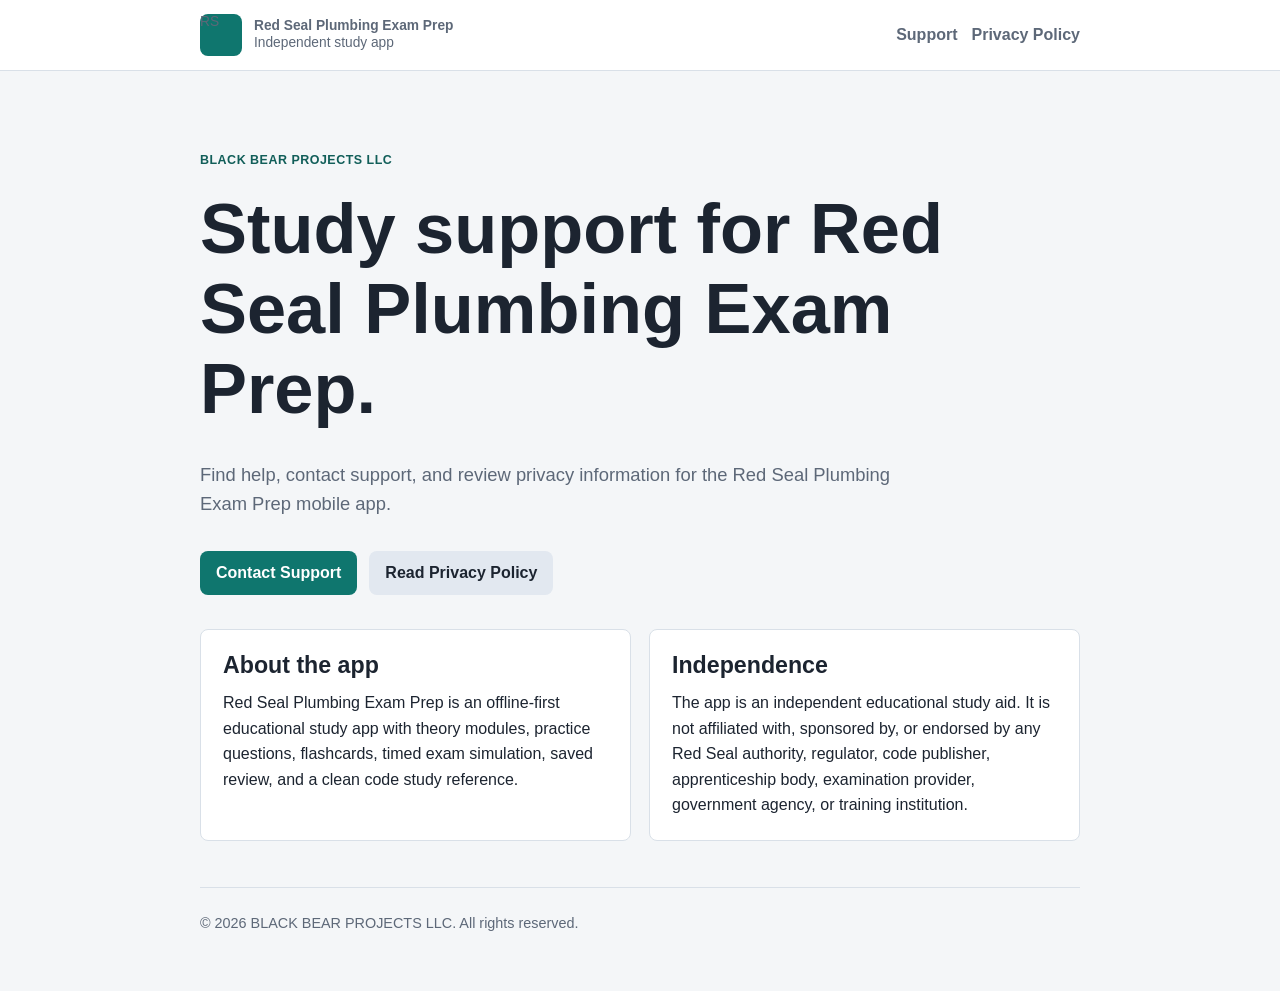
<file: index.html>
<!doctype html>
<html lang="en">
  <head>
    <meta charset="utf-8">
    <meta name="viewport" content="width=device-width, initial-scale=1">
    <meta name="description" content="Support and privacy information for Red Seal Plumbing Exam Prep by BLACK BEAR PROJECTS LLC.">
    <title>Red Seal Plumbing Exam Prep</title>
    <link rel="stylesheet" href="styles.css">
  </head>
  <body>
    <header class="site-header">
      <div class="header-inner">
        <a class="brand" href="index.html">
          <span class="brand-mark">RS</span>
          <span>
            <strong>Red Seal Plumbing Exam Prep</strong>
            <span>Independent study app</span>
          </span>
        </a>
        <nav class="nav" aria-label="Site navigation">
          <a href="support.html">Support</a>
          <a href="privacy-policy.html">Privacy Policy</a>
        </nav>
      </div>
    </header>

    <main>
      <section class="hero">
        <p class="eyebrow">BLACK BEAR PROJECTS LLC</p>
        <h1>Study support for Red Seal Plumbing Exam Prep.</h1>
        <p class="lead">Find help, contact support, and review privacy information for the Red Seal Plumbing Exam Prep mobile app.</p>
        <div class="actions">
          <a class="button" href="support.html">Contact Support</a>
          <a class="button secondary" href="privacy-policy.html">Read Privacy Policy</a>
        </div>
      </section>

      <section class="grid" aria-label="App information">
        <article class="panel">
          <h2>About the app</h2>
          <p>Red Seal Plumbing Exam Prep is an offline-first educational study app with theory modules, practice questions, flashcards, timed exam simulation, saved review, and a clean code study reference.</p>
        </article>
        <article class="panel">
          <h2>Independence</h2>
          <p>The app is an independent educational study aid. It is not affiliated with, sponsored by, or endorsed by any Red Seal authority, regulator, code publisher, apprenticeship body, examination provider, government agency, or training institution.</p>
        </article>
      </section>
    </main>

    <footer class="site-footer">
      <p>© 2026 BLACK BEAR PROJECTS LLC. All rights reserved.</p>
    </footer>
  </body>
</html>
</file>
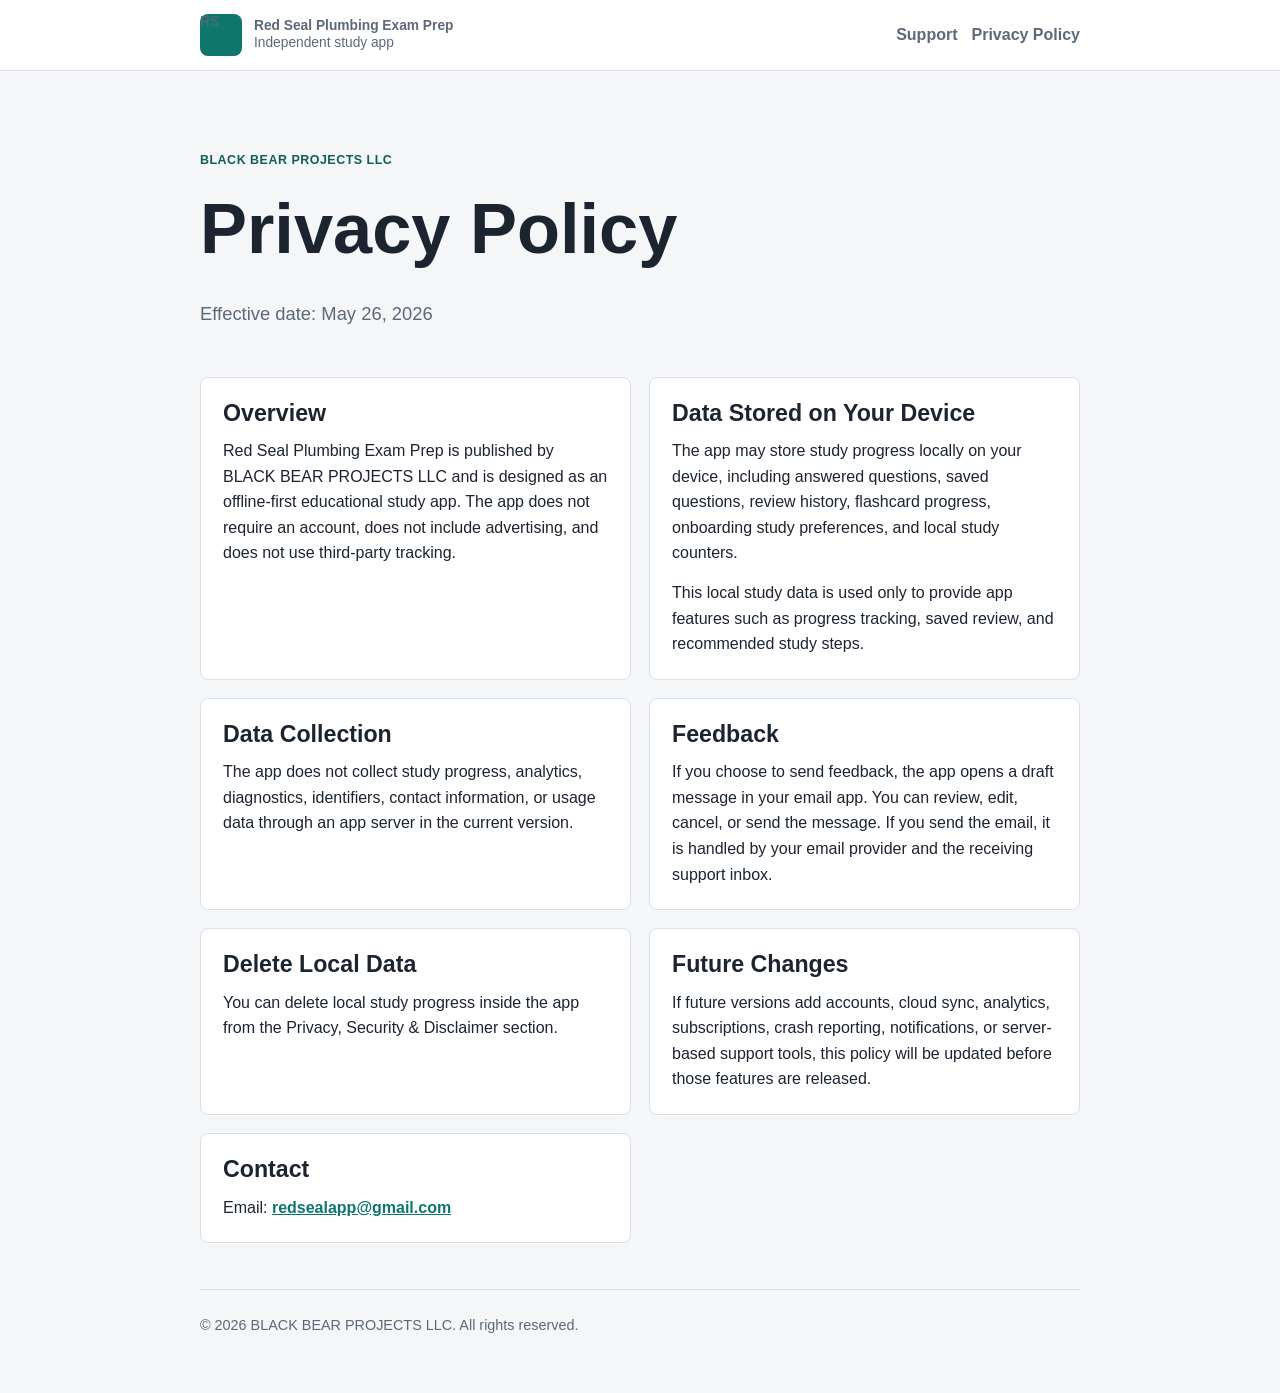
<file: privacy-policy.html>
<!doctype html>
<html lang="en">
  <head>
    <meta charset="utf-8">
    <meta name="viewport" content="width=device-width, initial-scale=1">
    <meta name="description" content="Privacy policy for Red Seal Plumbing Exam Prep by BLACK BEAR PROJECTS LLC.">
    <title>Privacy Policy | Red Seal Plumbing Exam Prep</title>
    <link rel="stylesheet" href="styles.css">
  </head>
  <body>
    <header class="site-header">
      <div class="header-inner">
        <a class="brand" href="index.html">
          <span class="brand-mark">RS</span>
          <span>
            <strong>Red Seal Plumbing Exam Prep</strong>
            <span>Independent study app</span>
          </span>
        </a>
        <nav class="nav" aria-label="Site navigation">
          <a href="support.html">Support</a>
          <a href="privacy-policy.html">Privacy Policy</a>
        </nav>
      </div>
    </header>

    <main>
      <section class="hero">
        <p class="eyebrow">BLACK BEAR PROJECTS LLC</p>
        <h1>Privacy Policy</h1>
        <p class="lead">Effective date: May 26, 2026</p>
      </section>

      <section class="grid">
        <article class="panel">
          <h2>Overview</h2>
          <p>Red Seal Plumbing Exam Prep is published by BLACK BEAR PROJECTS LLC and is designed as an offline-first educational study app. The app does not require an account, does not include advertising, and does not use third-party tracking.</p>
        </article>

        <article class="panel">
          <h2>Data Stored on Your Device</h2>
          <p>The app may store study progress locally on your device, including answered questions, saved questions, review history, flashcard progress, onboarding study preferences, and local study counters.</p>
          <p>This local study data is used only to provide app features such as progress tracking, saved review, and recommended study steps.</p>
        </article>

        <article class="panel">
          <h2>Data Collection</h2>
          <p>The app does not collect study progress, analytics, diagnostics, identifiers, contact information, or usage data through an app server in the current version.</p>
        </article>

        <article class="panel">
          <h2>Feedback</h2>
          <p>If you choose to send feedback, the app opens a draft message in your email app. You can review, edit, cancel, or send the message. If you send the email, it is handled by your email provider and the receiving support inbox.</p>
        </article>

        <article class="panel">
          <h2>Delete Local Data</h2>
          <p>You can delete local study progress inside the app from the Privacy, Security & Disclaimer section.</p>
        </article>

        <article class="panel">
          <h2>Future Changes</h2>
          <p>If future versions add accounts, cloud sync, analytics, subscriptions, crash reporting, notifications, or server-based support tools, this policy will be updated before those features are released.</p>
        </article>

        <article class="panel">
          <h2>Contact</h2>
          <p>Email: <a href="mailto:redsealapp@gmail.com">redsealapp@gmail.com</a></p>
        </article>
      </section>
    </main>

    <footer class="site-footer">
      <p>© 2026 BLACK BEAR PROJECTS LLC. All rights reserved.</p>
    </footer>
  </body>
</html>
</file>
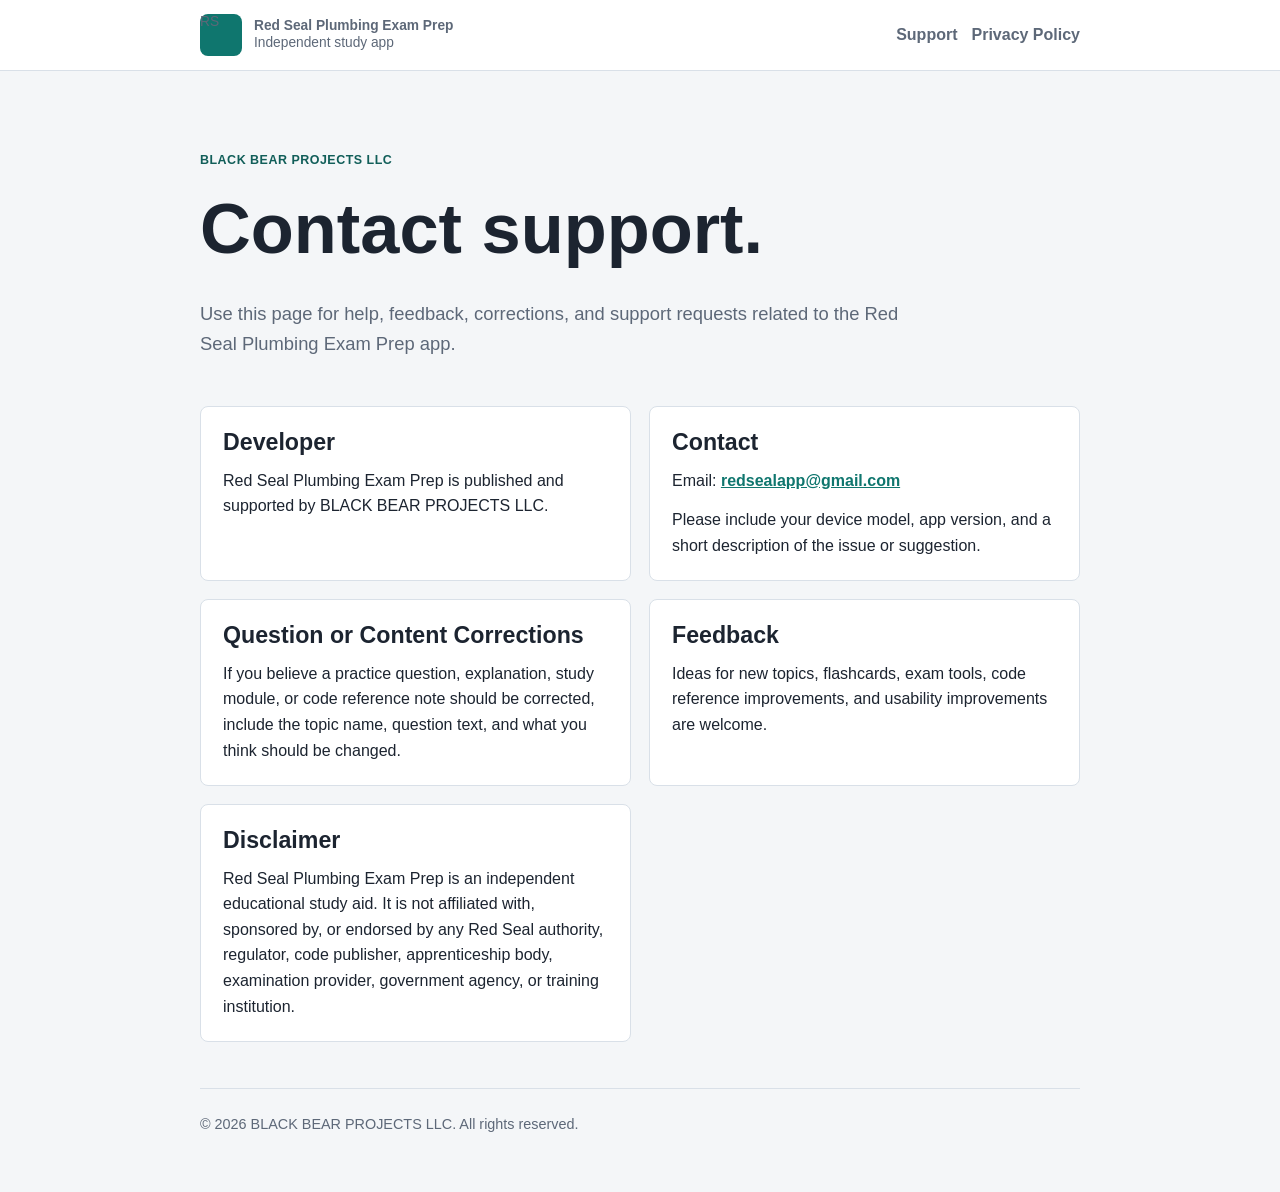
<file: support.html>
<!doctype html>
<html lang="en">
  <head>
    <meta charset="utf-8">
    <meta name="viewport" content="width=device-width, initial-scale=1">
    <meta name="description" content="Support page for Red Seal Plumbing Exam Prep by BLACK BEAR PROJECTS LLC.">
    <title>Support | Red Seal Plumbing Exam Prep</title>
    <link rel="stylesheet" href="styles.css">
  </head>
  <body>
    <header class="site-header">
      <div class="header-inner">
        <a class="brand" href="index.html">
          <span class="brand-mark">RS</span>
          <span>
            <strong>Red Seal Plumbing Exam Prep</strong>
            <span>Independent study app</span>
          </span>
        </a>
        <nav class="nav" aria-label="Site navigation">
          <a href="support.html">Support</a>
          <a href="privacy-policy.html">Privacy Policy</a>
        </nav>
      </div>
    </header>

    <main>
      <section class="hero">
        <p class="eyebrow">BLACK BEAR PROJECTS LLC</p>
        <h1>Contact support.</h1>
        <p class="lead">Use this page for help, feedback, corrections, and support requests related to the Red Seal Plumbing Exam Prep app.</p>
      </section>

      <section class="grid">
        <article class="panel">
          <h2>Developer</h2>
          <p>Red Seal Plumbing Exam Prep is published and supported by BLACK BEAR PROJECTS LLC.</p>
        </article>

        <article class="panel">
          <h2>Contact</h2>
          <p>Email: <a href="mailto:redsealapp@gmail.com">redsealapp@gmail.com</a></p>
          <p>Please include your device model, app version, and a short description of the issue or suggestion.</p>
        </article>

        <article class="panel">
          <h2>Question or Content Corrections</h2>
          <p>If you believe a practice question, explanation, study module, or code reference note should be corrected, include the topic name, question text, and what you think should be changed.</p>
        </article>

        <article class="panel">
          <h2>Feedback</h2>
          <p>Ideas for new topics, flashcards, exam tools, code reference improvements, and usability improvements are welcome.</p>
        </article>

        <article class="panel">
          <h2>Disclaimer</h2>
          <p>Red Seal Plumbing Exam Prep is an independent educational study aid. It is not affiliated with, sponsored by, or endorsed by any Red Seal authority, regulator, code publisher, apprenticeship body, examination provider, government agency, or training institution.</p>
        </article>
      </section>
    </main>

    <footer class="site-footer">
      <p>© 2026 BLACK BEAR PROJECTS LLC. All rights reserved.</p>
    </footer>
  </body>
</html>
</file>
<file: styles.css>
:root {
  color-scheme: light;
  --ink: #1c2430;
  --muted: #5d6878;
  --line: #d9e0e8;
  --panel: #ffffff;
  --bg: #f4f6f8;
  --accent: #0f766e;
  --accent-dark: #115e59;
}

* {
  box-sizing: border-box;
}

body {
  margin: 0;
  font-family: -apple-system, BlinkMacSystemFont, "Segoe UI", sans-serif;
  line-height: 1.6;
  color: var(--ink);
  background: var(--bg);
}

a {
  color: var(--accent);
  font-weight: 700;
}

.site-header {
  border-bottom: 1px solid var(--line);
  background: #ffffff;
}

.header-inner,
main,
.site-footer {
  width: min(880px, calc(100% - 40px));
  margin: 0 auto;
}

.header-inner {
  min-height: 70px;
  display: flex;
  align-items: center;
  justify-content: space-between;
  gap: 18px;
}

.brand {
  display: flex;
  align-items: center;
  gap: 12px;
  color: var(--ink);
  text-decoration: none;
}

.brand-mark {
  width: 42px;
  height: 42px;
  border-radius: 8px;
  display: grid;
  place-items: center;
  background: var(--accent);
  color: #ffffff;
  font-weight: 900;
}

.brand strong,
.brand span {
  display: block;
  line-height: 1.2;
}

.brand span {
  color: var(--muted);
  font-size: 0.86rem;
  font-weight: 500;
}

.nav {
  display: flex;
  gap: 14px;
  flex-wrap: wrap;
}

.nav a {
  color: var(--muted);
  text-decoration: none;
}

main {
  padding: 46px 0;
}

.hero {
  display: grid;
  gap: 18px;
  padding: 34px 0;
}

.eyebrow {
  margin: 0;
  color: var(--accent-dark);
  font-size: 0.78rem;
  font-weight: 900;
  letter-spacing: 0.04em;
  text-transform: uppercase;
}

h1,
h2 {
  margin: 0 0 12px;
  line-height: 1.14;
}

h1 {
  max-width: 760px;
  font-size: clamp(2.25rem, 7vw, 4.4rem);
  letter-spacing: 0;
}

h2 {
  font-size: 1.45rem;
}

p {
  margin: 0 0 14px;
}

.lead {
  max-width: 720px;
  color: var(--muted);
  font-size: 1.15rem;
}

.actions {
  display: flex;
  gap: 12px;
  flex-wrap: wrap;
}

.button {
  min-height: 44px;
  display: inline-flex;
  align-items: center;
  justify-content: center;
  border-radius: 8px;
  padding: 0 16px;
  background: var(--accent);
  color: #ffffff;
  text-decoration: none;
  font-weight: 800;
}

.button.secondary {
  background: #e2e8f0;
  color: var(--ink);
}

.grid {
  display: grid;
  grid-template-columns: repeat(2, minmax(0, 1fr));
  gap: 18px;
}

.panel {
  background: var(--panel);
  border: 1px solid var(--line);
  border-radius: 8px;
  padding: 22px;
}

.panel p:last-child,
.panel ul:last-child {
  margin-bottom: 0;
}

ul {
  margin: 0 0 14px;
  padding-left: 22px;
}

.site-footer {
  border-top: 1px solid var(--line);
  padding: 24px 0 42px;
  color: var(--muted);
  font-size: 0.9rem;
}

@media (max-width: 700px) {
  .header-inner {
    align-items: flex-start;
    flex-direction: column;
    padding: 16px 0;
  }

  .grid {
    grid-template-columns: 1fr;
  }
}
</file>
